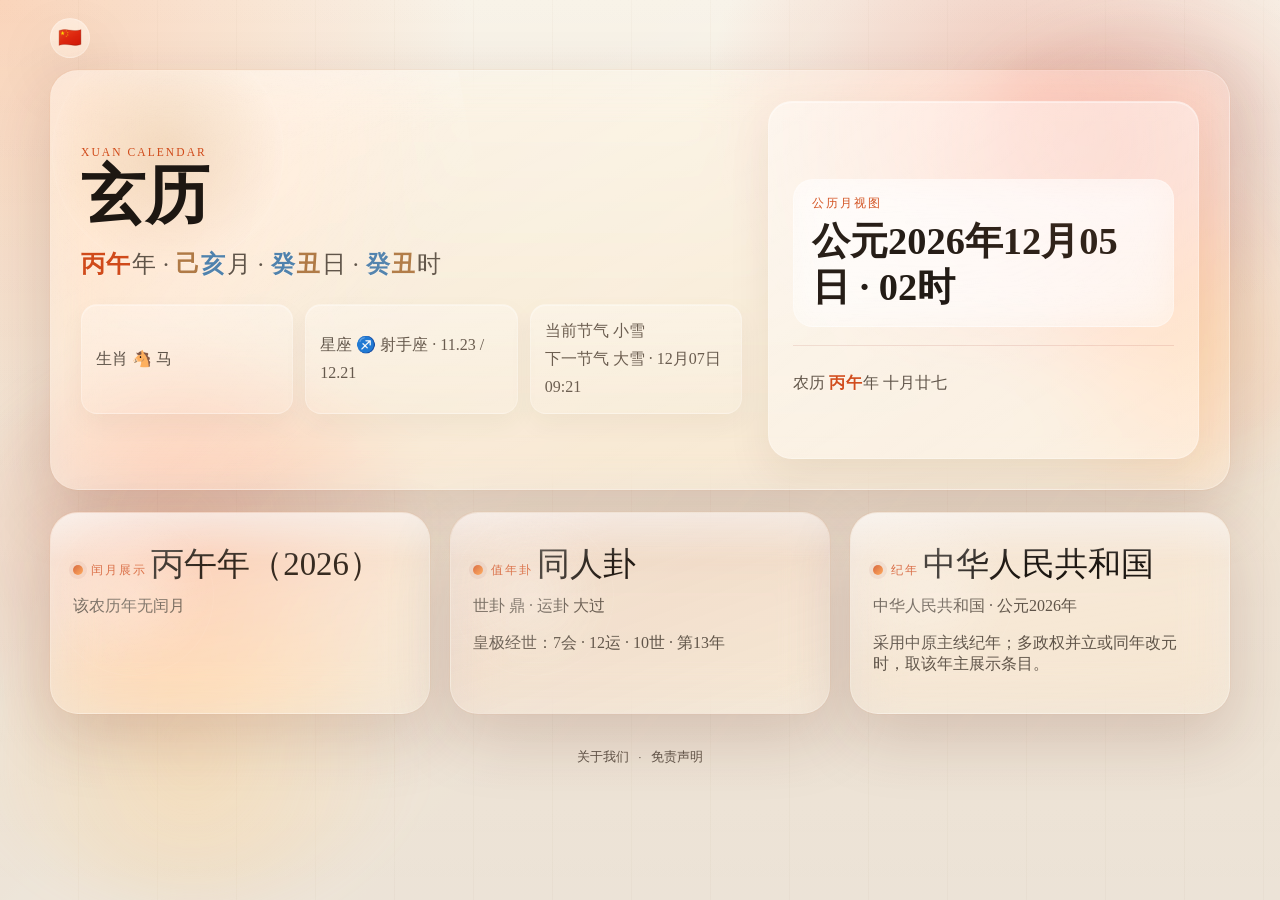
<file: index.html>
<!doctype html>
<html lang="zh-CN">
  <head>
    <meta charset="UTF-8" />
    <meta name="viewport" content="width=device-width, initial-scale=1.0" />
    <title>玄历 · 干支历法</title>
    <link rel="stylesheet" href="styles.css" />
  </head>
  <body>
    <div class="backdrop"></div>
    <main class="shell">
      <div class="locale-wrap">
        <button id="localeTrigger" class="locale-trigger" type="button">🇨🇳</button>
        <div id="localePanel" class="locale-panel hidden">
          <p class="locale-group-label">History</p>
          <div class="locale-options" id="countryOptions">
            <button class="locale-opt active" data-country="cn">🇨🇳 中国</button>
            <button class="locale-opt" data-country="us">🇺🇸 USA</button>
            <button class="locale-opt" data-country="uk">🇬🇧 UK</button>
            <button class="locale-opt" data-country="jp">🇯🇵 日本</button>
          </div>
          <p class="locale-group-label">Language</p>
          <div class="locale-options" id="langOptions">
            <button class="locale-opt active" data-lang="zh">中文</button>
            <button class="locale-opt" data-lang="en">EN</button>
            <button class="locale-opt" data-lang="ja">日本語</button>
          </div>
        </div>
      </div>
      <section class="hero panel">
        <div class="hero-copy">
          <p class="eyebrow" data-i18n="appSubtitle">Xuan Calendar</p>
          <h1 data-i18n="appName">玄历</h1>
          <div class="hero-mobile-card">
            <button id="calendarLauncherMobile" class="hero-date-trigger hero-date-trigger-mobile" type="button">
              <span class="mini-label" data-i18n="solarMonthView">公历月视图</span>
              <strong id="heroDateMobile">--</strong>
            </button>
            <p id="heroLunarMobile" class="muted hero-lunar-inline">--</p>
          </div>
          <p id="heroMysticLunar" class="hero-intro">--</p>
          <div class="hero-facts">
            <p id="heroZodiac" class="hero-subline muted">--</p>
            <p id="heroSign" class="hero-subline muted">--</p>
            <p id="heroTerm" class="hero-subline muted">--</p>
          </div>
        </div>
        <div class="hero-meta">
          <button id="calendarLauncher" class="hero-date-trigger" type="button">
            <span class="mini-label" data-i18n="solarMonthView">公历月视图</span>
            <strong id="heroDate">--</strong>
          </button>
          <p id="heroLunar" class="muted hero-lunar-desktop">--</p>
        </div>
      </section>

      <section class="cards-grid">
        <article class="panel stat-card">
          <p class="section-tag" data-i18n="leapMonthLabel">闰月展示</p>
          <button id="lunarMonthsLauncher" class="card-link" type="button">--</button>
          <p id="lunarLeapStatus" class="muted">--</p>
        </article>

        <article class="panel stat-card accent-card">
          <p class="section-tag" data-i18n="yearHexagram">值年卦</p>
          <button id="hexagramCard" class="card-link" type="button">--</button>
          <p id="hexagramMeta" class="muted">--</p>
          <p id="hexagramCycle" class="muted">--</p>
        </article>

        <article class="panel stat-card">
          <p class="section-tag" data-i18n="chronology">纪年</p>
          <button id="emperorCard" class="card-link" type="button">--</button>
          <p id="emperorEraCard" class="muted">--</p>
          <p id="emperorNoteCard" class="muted">--</p>
        </article>

      </section>

      <footer class="app-footer">
        <button id="aboutBtn" class="footer-link" type="button" data-i18n="aboutUs">关于我们</button>
        <span class="footer-dot">·</span>
        <button id="disclaimerBtn" class="footer-link" type="button" data-i18n="disclaimer">免责声明</button>
      </footer>
    </main>

    <div id="aboutModal" class="modal hidden" aria-hidden="true">
      <div class="modal-backdrop" data-close-about="true"></div>
      <section class="modal-panel" role="dialog" aria-modal="true">
        <button id="closeAboutModal" class="modal-close" type="button" aria-label="关闭" data-i18n="close">关闭</button>
        <p class="section-tag" data-i18n="aboutUs">关于我们</p>
        <h2>玄历 · Xuan Calendar</h2>
        <div class="about-body">
          <p class="muted" data-i18n="aboutDesc">玄历是一款开源的干支历法工具，融合中国传统历法、皇极经世卦象与多国历史纪年，帮助用户在日期与时间中发现更深层的文化脉络。</p>
          <div class="about-cards">
            <div class="text-card">
              <h3 data-i18n="donateTitle">支持开发</h3>
              <p class="muted" data-i18n="donateDesc">如果玄历对你有帮助，欢迎通过以下方式支持我们持续开发：</p>
              <p class="donate-addr"><span class="donate-label">USDT (TRC20):</span><code id="walletAddr">TAeABo9shh83RpYWw1PkrdZEFaSHDUYKLk</code><button class="copy-btn" id="copyWalletBtn" type="button" data-i18n="copy">复制</button></p>
            </div>
            <div class="text-card">
              <h3 data-i18n="openSource">开源</h3>
              <p class="muted">GitHub: <a href="https://github.com/zsyc2601-ship-it/xuanli-calendar" target="_blank" rel="noopener">xuanli-calendar</a></p>
            </div>
          </div>
        </div>
      </section>
    </div>

    <div id="disclaimerModal" class="modal hidden" aria-hidden="true">
      <div class="modal-backdrop" data-close-disclaimer="true"></div>
      <section class="modal-panel" role="dialog" aria-modal="true">
        <button id="closeDisclaimerModal" class="modal-close" type="button" aria-label="关闭" data-i18n="close">关闭</button>
        <p class="section-tag" data-i18n="disclaimer">免责声明</p>
        <h2 data-i18n="disclaimerTitle">免责声明</h2>
        <div class="about-body">
          <p class="muted" data-i18n="disclaimerText1">本应用提供的干支历法、农历、节气、卦象及历史纪年信息仅供文化学习与参考之用，不构成任何形式的决策建议。</p>
          <p class="muted" data-i18n="disclaimerText2">古代年份的农历与节气采用现代天文历法回推，与古代实历可能存在偏差。帝王纪年采用中原主线展示，不代表对历史的完整复原。</p>
          <p class="muted" data-i18n="disclaimerText3">卦象解读基于《周易》传统，仅为文化参考，不应作为医疗、投资、法律等专业领域的依据。</p>
          <p class="muted" data-i18n="disclaimerText4">外国历史数据尽力确保准确，但简化展示可能遗漏细节。如有错误欢迎在 GitHub 提交反馈。</p>
          <p class="muted" data-i18n="disclaimerText5">使用本应用即表示您理解并同意以上条款。开发者不对因使用本应用产生的任何后果承担责任。</p>
        </div>
      </section>
    </div>

    <div id="dateNavModal" class="modal hidden" aria-hidden="true">
      <div class="modal-backdrop" data-close-date-modal="true"></div>
      <section class="modal-panel date-modal-panel" role="dialog" aria-modal="true" aria-labelledby="monthTitle">
        <button id="closeDateNavModal" class="modal-close" type="button" aria-label="关闭" data-i18n="close">关闭</button>
        <div class="date-modal-head">
          <div>
            <p class="section-tag" data-i18n="solarMonthView">公历月视图</p>
            <h2 id="monthTitle">--</h2>
          </div>
          <div class="control-actions control-actions-inline">
            <button id="todayBtn" class="btn btn-primary" data-i18n="today">今天</button>
          </div>
        </div>
        <div class="controls-panel modal-controls-panel">
          <div class="controls-grid">
            <label>
              <span data-i18n="eraLabel">纪年</span>
              <select id="eraSelect">
                <option value="ce" data-i18n="eraCE">公元</option>
                <option value="bce" data-i18n="eraBCE">公元前</option>
              </select>
            </label>
            <label>
              <span data-i18n="yearLabel">年份</span>
              <input id="yearInput" type="number" min="1" step="1" />
            </label>
            <label>
              <span data-i18n="monthLabel">月份</span>
              <input id="monthInput" type="number" min="1" max="12" step="1" />
            </label>
            <label>
              <span data-i18n="dayLabel">日期</span>
              <input id="dayInput" type="number" min="1" max="31" step="1" />
            </label>
          </div>
        </div>
        <div class="section-head modal-section-head">
          <p class="muted" data-i18n="clickToSwitch">点日期可切换查看</p>
        </div>
        <div class="weekday-strip" id="weekdayStrip"></div>
        <div class="calendar-grid" id="monthGrid"></div>
      </section>
    </div>

    <div id="hexagramModal" class="modal hidden" aria-hidden="true">
      <div class="modal-backdrop" data-close-modal="true"></div>
      <section class="modal-panel" role="dialog" aria-modal="true" aria-labelledby="hexagramModalTitle">
        <button id="closeHexagramModal" class="modal-close" type="button" aria-label="关闭" data-i18n="close">关闭</button>
        <p class="section-tag" data-i18n="hexagramDetail">值年卦详情</p>
        <h2 id="hexagramModalTitle">--</h2>
        <div class="hexagram-modal-layout">
          <div class="hexagram-sidebar">
            <div class="hexagram-visual-wrap">
              <div id="hexagramSymbol" class="hexagram-symbol"></div>
              <div class="hexagram-meta text-card">
                <p id="hexagramTrigrams" class="muted">--</p>
                <p id="hexagramKeywords" class="muted">--</p>
              </div>
            </div>
            <div class="modal-copy hexagram-copy text-card">
              <p id="hexagramSummary">--</p>
              <p id="hexagramReading" class="muted">--</p>
            </div>
          </div>
          <div class="text-sections hexagram-text-sections">
            <article class="text-card">
              <h3 data-i18n="judgementLabel">卦辞</h3>
              <p id="hexagramJudgement" class="muted">--</p>
            </article>
            <article class="text-card">
              <h3 data-i18n="tuanLabel">彖辞</h3>
              <p id="hexagramTuan" class="muted">--</p>
            </article>
            <article class="text-card">
              <h3 data-i18n="xiangLabel">象辞</h3>
              <p id="hexagramXiang" class="muted">--</p>
            </article>
          </div>
        </div>
      </section>
    </div>

    <div id="emperorModal" class="modal hidden" aria-hidden="true">
      <div class="modal-backdrop" data-close-emperor-modal="true"></div>
      <section class="modal-panel" role="dialog" aria-modal="true" aria-labelledby="emperorModalTitle">
        <button id="closeEmperorModal" class="modal-close" type="button" aria-label="关闭" data-i18n="close">关闭</button>
        <p class="section-tag" data-i18n="leaderDetail">详情</p>
        <h2 id="emperorModalTitle">--</h2>
        <div class="emperor-meta-grid">
          <article id="emperorLifeCard" class="text-card">
            <h3 data-i18n="lifespanLabel">生卒</h3>
            <p id="emperorLife" class="muted">--</p>
          </article>
          <article id="emperorReignCard" class="text-card">
            <h3 data-i18n="reignLabel">在位</h3>
            <p id="emperorReign" class="muted">--</p>
          </article>
          <article class="text-card">
            <h3 data-i18n="eraNameLabel">年号</h3>
            <p id="emperorEra" class="muted">--</p>
          </article>
        </div>
        <div class="modal-copy">
          <p id="emperorSummary">--</p>
          <div class="text-sections emperor-sections">
            <article class="text-card">
              <h3 data-i18n="majorEvents">大事记</h3>
              <ul id="emperorEvents" class="detail-list"></ul>
            </article>
            <article class="text-card">
              <h3 data-i18n="warsAndPolitics">战争与政局</h3>
              <ul id="emperorWars" class="detail-list"></ul>
            </article>
            <article class="text-card">
              <h3 data-i18n="crisesAndPressure">灾异与治理压力</h3>
              <ul id="emperorCalamities" class="detail-list"></ul>
            </article>
          </div>
        </div>
      </section>
    </div>

    <div id="lunarMonthsModal" class="modal hidden" aria-hidden="true">
      <div class="modal-backdrop" data-close-lunar-modal="true"></div>
      <section class="modal-panel" role="dialog" aria-modal="true" aria-labelledby="lunarYearTitle">
        <button id="closeLunarMonthsModal" class="modal-close" type="button" aria-label="关闭" data-i18n="close">关闭</button>
        <p class="section-tag" data-i18n="lunarMonthStructure">农历月份结构</p>
        <h2 id="lunarYearTitle">--</h2>
        <p id="lunarLeapModalMeta" class="muted" data-i18n="leapMonthSingle">闰月会单独列出</p>
        <div id="lunarMonths" class="lunar-months"></div>
      </section>
    </div>

    <script src="hexagram-originals.js"></script>
    <script src="hexagram-i18n.js"></script>
    <script src="calendar-core.js"></script>
    <script src="i18n.js"></script>
    <script src="history-i18n.js"></script>
    <script src="history-us.js"></script>
    <script src="history-uk.js"></script>
    <script src="history-jp.js"></script>
    <script src="app.js"></script>
  </body>
</html>
</file>
<file: styles.css>
:root {
  --bg: #f4ecde;
  --panel: rgba(255, 255, 255, 0.2);
  --panel-strong: rgba(255, 255, 255, 0.28);
  --ink: #1d1712;
  --ink-soft: #5f5449;
  --line: rgba(255, 255, 255, 0.24);
  --accent: #982d22;
  --accent-soft: #bc8140;
  --accent-deep: #6d1f17;
  --shadow: 0 24px 64px rgba(36, 26, 20, 0.12);
  --bg-top: #f8f2e7;
  --bg-mid: #f0e3d2;
  --bg-bottom: #ece3d7;
  --orb-a: rgba(188, 129, 64, 0.22);
  --orb-b: rgba(152, 45, 34, 0.18);
  --motion-a: rgba(86, 135, 183, 0.14);
  --motion-b: rgba(217, 87, 41, 0.12);
  --panel-glow: rgba(255, 255, 255, 0.5);
  --glass-highlight: rgba(255, 255, 255, 0.48);
  --glass-shadow: rgba(84, 62, 34, 0.08);
  --glass-fill: linear-gradient(180deg, rgba(255, 255, 255, 0.32), rgba(255, 255, 255, 0.16));
}

* {
  box-sizing: border-box;
}

html,
body {
  margin: 0;
  min-height: 100%;
}

body {
  position: relative;
  color: var(--ink);
  font-family: "Iowan Old Style", "Palatino Linotype", "STKaiti", "KaiTi", "Songti SC", serif;
  background:
    radial-gradient(circle at top left, var(--orb-a), transparent 30%),
    radial-gradient(circle at 80% 10%, var(--orb-b), transparent 24%),
    linear-gradient(180deg, var(--bg-top) 0%, var(--bg-mid) 56%, var(--bg-bottom) 100%);
  -webkit-tap-highlight-color: transparent;
  transition: background 360ms ease, color 240ms ease;
}

body::before,
body::after {
  content: "";
  position: fixed;
  inset: 0;
  pointer-events: none;
  z-index: 4;
  opacity: 0.72;
}

body::before {
  background:
    radial-gradient(circle at 18% 22%, rgba(255, 255, 255, 0.22), transparent 16%),
    radial-gradient(circle at 74% 18%, rgba(255, 255, 255, 0.16), transparent 14%),
    linear-gradient(120deg, transparent 22%, rgba(255, 255, 255, 0.12) 36%, transparent 54%);
  mix-blend-mode: screen;
  animation: overlaySweep 14s ease-in-out infinite;
}

body::after {
  background:
    repeating-linear-gradient(
      115deg,
      transparent 0 24px,
      rgba(255, 255, 255, 0.035) 24px 32px,
      transparent 32px 68px
    );
  mix-blend-mode: soft-light;
  animation: overlayDrift 18s linear infinite;
}

.backdrop {
  position: fixed;
  inset: 0;
  pointer-events: none;
  background:
    linear-gradient(rgba(255, 255, 255, 0.08), transparent),
    repeating-linear-gradient(
      90deg,
      transparent 0,
      transparent 78px,
      rgba(126, 90, 44, 0.03) 78px,
      rgba(126, 90, 44, 0.03) 79px
    );
  overflow: hidden;
}

.backdrop::before,
.backdrop::after {
  content: "";
  position: absolute;
  inset: auto;
  border-radius: 999px;
  filter: blur(16px);
  opacity: 1;
  mix-blend-mode: screen;
  animation: drift 18s ease-in-out infinite;
}

.backdrop::before {
  left: -10vw;
  bottom: 8vh;
  width: 46vw;
  height: 46vw;
  background:
    radial-gradient(circle at 28% 34%, rgba(255, 255, 255, 0.34), transparent 20%),
    radial-gradient(circle at 35% 35%, var(--motion-a), transparent 55%),
    radial-gradient(circle at 65% 65%, var(--motion-b), transparent 60%);
}

.backdrop::after {
  right: -12vw;
  top: 4vh;
  width: 40vw;
  height: 40vw;
  background:
    radial-gradient(circle at 32% 28%, rgba(255, 255, 255, 0.26), transparent 18%),
    radial-gradient(circle at 30% 30%, var(--motion-b), transparent 48%),
    radial-gradient(circle at 70% 68%, var(--motion-a), transparent 58%);
  animation-direction: reverse;
  animation-duration: 22s;
}

.shell {
  width: min(1180px, calc(100vw - 32px));
  margin: 0 auto;
  padding: max(18px, env(safe-area-inset-top)) 0 max(40px, env(safe-area-inset-bottom));
  position: relative;
  z-index: 1;
}

.panel {
  position: relative;
  overflow: hidden;
  border-radius: 28px;
  border: 1px solid var(--line);
  background: var(--glass-fill), var(--panel);
  -webkit-backdrop-filter: blur(22px) saturate(160%);
  backdrop-filter: blur(22px) saturate(160%);
  box-shadow:
    var(--shadow),
    inset 0 1px 0 rgba(255, 255, 255, 0.46),
    inset 0 -1px 0 rgba(255, 255, 255, 0.08);
}

.panel::before {
  content: "";
  position: absolute;
  inset: 0;
  background:
    linear-gradient(180deg, var(--panel-glow), transparent 24%),
    radial-gradient(circle at top left, rgba(255, 255, 255, 0.22), transparent 38%);
  pointer-events: none;
}

.panel::after {
  content: "";
  position: absolute;
  inset: 1px;
  border-radius: inherit;
  border: 1px solid rgba(255, 255, 255, 0.08);
  pointer-events: none;
}

.stat-card::after {
  content: "";
  position: absolute;
  right: -18px;
  bottom: -42px;
  width: 160px;
  height: 160px;
  border-radius: 50%;
  background: radial-gradient(circle, rgba(255, 255, 255, 0.24), transparent 68%);
  opacity: 0.75;
  pointer-events: none;
  animation: cardPulse 8s ease-in-out infinite;
}

.stat-card:hover {
  transform: translateY(-6px);
  box-shadow: 0 28px 60px rgba(55, 36, 14, 0.18);
}

.hero,
.stat-card,
.theme-panel,
.modal-panel {
  transition: transform 220ms ease, box-shadow 220ms ease, border-color 220ms ease, background 260ms ease;
}

.hero {
  display: grid;
  grid-template-columns: minmax(0, 1.35fr) minmax(320px, 0.88fr);
  gap: 26px;
  padding: 30px;
  margin-bottom: 22px;
  background:
    radial-gradient(circle at 12% 12%, rgba(255, 255, 255, 0.24), transparent 22%),
    radial-gradient(circle at 78% 12%, rgba(255, 255, 255, 0.18), transparent 26%),
    linear-gradient(155deg, rgba(255, 255, 255, 0.26), rgba(255, 255, 255, 0.12));
}

.hero::after {
  content: "";
  position: absolute;
  right: -48px;
  top: -34px;
  width: 230px;
  height: 230px;
  border-radius: 50%;
  background: radial-gradient(circle, rgba(188, 129, 64, 0.18), transparent 70%);
}

.hero::before {
  content: "";
  position: absolute;
  inset: -20% auto auto -10%;
  width: 48%;
  height: 160%;
  background:
    linear-gradient(180deg, rgba(255, 255, 255, 0.38), transparent 28%),
    linear-gradient(135deg, transparent 22%, rgba(255, 255, 255, 0.18) 45%, transparent 68%);
  transform: rotate(-10deg);
  opacity: 0.7;
  pointer-events: none;
  animation: sheenSweep 9s ease-in-out infinite;
}

.eyebrow,
.section-tag,
.mini-label {
  margin: 0;
  text-transform: uppercase;
  letter-spacing: 0.18em;
  font-size: 0.72rem;
  color: var(--accent);
}

.hero h1,
.hero h2,
.stat-card h3,
.section-head h2 {
  margin: 0;
  font-weight: 600;
}

.hero h1 {
  margin-top: 8px;
  font-size: clamp(2.8rem, 5vw, 4.8rem);
  line-height: 0.94;
}

.hero-copy {
  position: relative;
  z-index: 1;
}

.hero-intro {
  max-width: 42rem;
  margin: 18px 0 0;
  font-size: clamp(1.15rem, 2vw, 1.5rem);
  line-height: 1.7;
  letter-spacing: 0.02em;
}

.hero-mobile-card {
  display: none;
}

.ganzhi-token {
  display: inline-flex;
  align-items: baseline;
  gap: 1px;
}

.ganzhi-char {
  font-weight: 700;
  text-shadow: 0 1px 0 rgba(255, 255, 255, 0.28);
}

.ganzhi-suffix,
.ganzhi-sep {
  color: var(--ink-soft);
}

.tone-wood-yang {
  color: #1f6a3e;
}

.tone-wood-yin {
  color: #4b8f56;
}

.tone-fire-yang {
  color: #d04a1a;
}

.tone-fire-yin {
  color: #b65a36;
}

.tone-earth-yang {
  color: #9b5b18;
}

.tone-earth-yin {
  color: #b07a46;
}

.tone-metal-yang {
  color: #8e6d18;
}

.tone-metal-yin {
  color: #b49343;
}

.tone-water-yang {
  color: #1f5d8f;
}

.tone-water-yin {
  color: #4f82ad;
}

.hero-facts {
  display: grid;
  gap: 10px;
  margin-top: 20px;
}

.hero-subline {
  margin: 0;
  padding: 12px 14px;
  border: 1px solid rgba(255, 255, 255, 0.22);
  border-radius: 16px;
  background: linear-gradient(180deg, rgba(255, 255, 255, 0.28), rgba(255, 255, 255, 0.12));
  line-height: 1.75;
  white-space: pre-line;
  box-shadow:
    inset 0 1px 0 rgba(255, 255, 255, 0.34),
    0 10px 24px rgba(62, 44, 28, 0.05);
}

.hero-lunar-inline {
  margin: 0;
  padding-top: 16px;
  font-size: 1.02rem;
  line-height: 1.9;
}

.hero-lunar-desktop {
  margin: 0;
  padding-top: 22px;
  border-top: 1px solid rgba(152, 45, 34, 0.12);
  font-size: 1.02rem;
  line-height: 1.9;
}

.hero-meta {
  display: flex;
  flex-direction: column;
  justify-content: center;
  gap: 18px;
  align-self: stretch;
  padding: 24px;
  border-radius: 24px;
  background:
    linear-gradient(145deg, rgba(255, 255, 255, 0.22), rgba(255, 255, 255, 0.12)),
    var(--panel-strong);
  border: 1px solid rgba(255, 255, 255, 0.24);
  box-shadow:
    inset 0 1px 0 rgba(255, 255, 255, 0.44),
    0 18px 44px rgba(61, 42, 26, 0.08);
}

.hero-date-trigger {
  display: grid;
  gap: 8px;
  width: 100%;
  margin: 18px 0 0;
  padding: 16px 18px;
  border: 1px solid rgba(255, 255, 255, 0.28);
  border-radius: 20px;
  background:
    linear-gradient(180deg, rgba(255, 255, 255, 0.34), rgba(255, 255, 255, 0.14)),
    rgba(255, 255, 255, 0.18);
  color: var(--ink);
  text-align: left;
  font: inherit;
  cursor: pointer;
  transition: transform 160ms ease, border-color 160ms ease, box-shadow 160ms ease;
  -webkit-backdrop-filter: blur(18px) saturate(150%);
  backdrop-filter: blur(18px) saturate(150%);
}

.hero-date-trigger strong {
  font-size: clamp(1.8rem, 3vw, 2.9rem);
  line-height: 1.18;
  font-weight: 600;
}

.hero-date-trigger .mini-label {
  color: var(--accent);
}

.hero-date-trigger:hover {
  transform: translateY(-1px);
  border-color: rgba(255, 255, 255, 0.42);
  box-shadow:
    0 18px 32px rgba(61, 42, 26, 0.08),
    inset 0 1px 0 rgba(255, 255, 255, 0.42);
}

.card-link {
  transition: color 180ms ease, transform 180ms ease;
}

.card-link:hover {
  transform: translateX(4px);
}

.hero-date-trigger-mobile,
#heroLunarMobile {
  display: none;
}

.hero-date-trigger:active,
.card-link:active,
.btn:active {
  transform: translateY(0);
  filter: brightness(0.98);
}

.controls-panel {
  padding: 18px;
  margin-bottom: 22px;
}

.date-modal-head {
  display: flex;
  align-items: flex-end;
  justify-content: space-between;
  flex-wrap: wrap;
  gap: 16px;
}

.date-modal-head h2 {
  margin-top: 8px;
}

.date-modal-head > :first-child {
  flex: 1 1 220px;
}

.controls-grid {
  display: grid;
  grid-template-columns: repeat(4, minmax(0, 1fr));
  gap: 14px;
}

.controls-grid label {
  display: flex;
  flex-direction: column;
  gap: 8px;
}

.controls-grid span {
  font-size: 0.85rem;
  color: var(--ink-soft);
}

.controls-grid input,
.controls-grid select,
.btn {
  border: 1px solid rgba(255, 255, 255, 0.24);
  border-radius: 16px;
  background: rgba(255, 255, 255, 0.24);
  color: var(--ink);
  font: inherit;
  -webkit-backdrop-filter: blur(16px) saturate(150%);
  backdrop-filter: blur(16px) saturate(150%);
}

.controls-grid input,
.controls-grid select {
  height: 46px;
  padding: 0 14px;
}

.control-actions {
  display: flex;
  align-items: end;
  gap: 10px;
}

.control-actions-inline {
  flex-shrink: 0;
}

.btn {
  height: 46px;
  padding: 0 16px;
  cursor: pointer;
  transition: transform 160ms ease, border-color 160ms ease, background 160ms ease;
}

.btn:hover {
  transform: translateY(-1px);
  border-color: rgba(152, 45, 34, 0.28);
}

.btn-primary {
  background: linear-gradient(135deg, rgba(152, 45, 34, 0.82), rgba(188, 129, 64, 0.8));
  color: #fff8f1;
  border-color: transparent;
}

.stepper-row {
  display: grid;
  grid-template-columns: repeat(6, minmax(0, 1fr));
  gap: 10px;
  margin-top: 14px;
}

.cards-grid {
  display: grid;
  grid-template-columns: repeat(3, minmax(0, 1fr));
  gap: 20px;
  margin-bottom: 22px;
}

.stat-card {
  min-height: 202px;
  padding: 22px;
  background:
    linear-gradient(170deg, rgba(255, 255, 255, 0.3), rgba(255, 255, 255, 0.14));
}

.cards-grid .stat-card:nth-child(1) {
  animation: riseIn 700ms ease both;
}

.cards-grid .stat-card:nth-child(2) {
  animation: riseIn 700ms ease 90ms both;
}

.cards-grid .stat-card:nth-child(3) {
  animation: riseIn 700ms ease 180ms both;
}

.stat-card h3 {
  margin-top: 10px;
  font-size: clamp(1.45rem, 2.6vw, 2.05rem);
  line-height: 1.2;
}

.card-link {
  margin-top: 10px;
  padding: 0;
  border: 0;
  background: transparent;
  color: inherit;
  font: inherit;
  font-size: clamp(1.45rem, 2.6vw, 2.05rem);
  line-height: 1.2;
  text-align: left;
  cursor: pointer;
}

.card-link + .muted {
  margin-top: 12px;
}

.stat-card .section-tag {
  display: inline-flex;
  align-items: center;
  gap: 8px;
}

.stat-card .section-tag::before {
  content: "";
  width: 10px;
  height: 10px;
  border-radius: 50%;
  background: linear-gradient(135deg, var(--accent), var(--accent-soft));
  box-shadow: 0 0 0 4px rgba(152, 45, 34, 0.08);
}

.card-link:hover {
  color: var(--accent);
}

.accent-card {
  background:
    linear-gradient(160deg, rgba(152, 45, 34, 0.08), rgba(255, 255, 255, 0)),
    var(--panel);
}

.muted {
  color: var(--ink-soft);
}

.section-head {
  display: flex;
  justify-content: space-between;
  align-items: end;
  gap: 16px;
  padding: 22px 22px 10px;
}

.pillars {
  display: grid;
  grid-template-columns: repeat(4, minmax(0, 1fr));
  gap: 14px;
  padding: 8px 22px 22px;
}

.pillar-card,
.calendar-cell,
.month-chip {
  border: 1px solid var(--line);
  border-radius: 22px;
  background: rgba(255, 252, 247, 0.86);
}

.pillar-card {
  padding: 18px;
}

.pillar-label {
  font-size: 0.9rem;
  color: var(--ink-soft);
}

.pillar-value {
  display: block;
  margin-top: 8px;
  font-size: clamp(1.55rem, 2.5vw, 2.15rem);
}

.pillar-hint {
  display: block;
  margin-top: 10px;
  color: var(--ink-soft);
  font-size: 0.92rem;
}

.layout-split {
  display: grid;
  grid-template-columns: minmax(0, 1.2fr) minmax(320px, 0.8fr);
  gap: 22px;
}

.weekday-strip {
  display: grid;
  grid-template-columns: repeat(7, minmax(0, 1fr));
  gap: 8px;
  padding: 0 22px 10px;
}

.weekday-strip span {
  text-align: center;
  color: var(--ink-soft);
  font-size: 0.92rem;
}

.calendar-grid {
  display: grid;
  grid-template-columns: repeat(7, minmax(0, 1fr));
  gap: 8px;
  padding: 0 22px 22px;
}

.calendar-cell {
  min-height: 96px;
  padding: 12px;
  cursor: pointer;
  transition: transform 160ms ease, border-color 160ms ease, box-shadow 160ms ease;
}

.calendar-cell:hover {
  transform: translateY(-2px);
  border-color: rgba(152, 45, 34, 0.28);
}

.calendar-cell.dim {
  opacity: 0.52;
}

.calendar-cell.selected {
  background:
    linear-gradient(150deg, rgba(255, 255, 255, 0.34), rgba(255, 255, 255, 0.08)),
    rgba(255, 255, 255, 0.18);
  border-color: rgba(255, 255, 255, 0.38);
  box-shadow:
    0 14px 28px rgba(61, 42, 26, 0.08),
    inset 0 1px 0 rgba(255, 255, 255, 0.38);
}

.calendar-cell.today {
  outline: 1px dashed rgba(188, 129, 64, 0.7);
  outline-offset: -6px;
}

.solar-day {
  font-size: 1.2rem;
}

.lunar-day {
  margin-top: 10px;
  color: var(--ink-soft);
  font-size: 0.88rem;
  line-height: 1.45;
}

.lunar-months {
  display: grid;
  grid-template-columns: repeat(2, minmax(0, 1fr));
  gap: 10px;
  padding: 8px 0 0;
}

.month-chip {
  padding: 14px 16px;
  -webkit-backdrop-filter: blur(14px) saturate(150%);
  backdrop-filter: blur(14px) saturate(150%);
}

.month-chip.leap-highlight {
  border-color: var(--accent);
  background: linear-gradient(145deg, rgba(152, 45, 34, 0.08), rgba(255, 255, 255, 0.12)), rgba(255, 252, 247, 0.86);
  box-shadow: 0 0 0 2px rgba(152, 45, 34, 0.12);
}

.month-chip strong {
  display: block;
  font-size: 1.06rem;
}

.month-chip span {
  display: block;
  margin-top: 6px;
  color: var(--ink-soft);
  font-size: 0.92rem;
}

code {
  font-family: "SFMono-Regular", Consolas, monospace;
}

@media (max-width: 1080px) {
  .controls-grid,
  .cards-grid,
  .pillars,
  .layout-split,
  .stepper-row {
    grid-template-columns: 1fr 1fr;
  }

  .controls-grid label:first-child,
  .controls-grid label:nth-child(2),
  .controls-grid label:nth-child(3),
  .controls-grid label:nth-child(4) {
    min-width: 0;
  }
}

@media (max-width: 860px) {
  .hero,
  .cards-grid,
  .layout-split,
  .pillars,
  .controls-grid {
    grid-template-columns: 1fr;
  }

  .hero {
    padding: 22px;
    gap: 18px;
    grid-template-columns: 1fr;
  }

  .cards-grid {
    gap: 14px;
  }

  .hero-facts {
    gap: 8px;
  }

  .lunar-months {
    grid-template-columns: 1fr;
  }

  .section-head {
    flex-direction: column;
    align-items: flex-start;
  }
}

@media (max-width: 560px) {
  .shell {
    width: min(100vw - 20px, 1180px);
    padding-bottom: calc(102px + env(safe-area-inset-bottom));
  }

  .hero,
  .controls-panel,
  .section-head,
  .weekday-strip,
  .calendar-grid,
  .lunar-months,
  .pillars,
  .stat-card {
    padding-left: 16px;
    padding-right: 16px;
  }

  .calendar-grid,
  .weekday-strip {
    gap: 6px;
  }

  .hero {
    padding-top: 20px;
    padding-bottom: 20px;
    border-radius: 26px;
  }

  .hero h1 {
    display: none;
  }

  .hero-date-trigger-mobile,
  #heroLunarMobile {
    display: grid;
  }

  .hero-mobile-card {
    display: block;
    margin-top: 14px;
    padding: 14px;
    border: 1px solid rgba(152, 45, 34, 0.14);
    border-radius: 20px;
    background: rgba(255, 252, 247, 0.88);
    box-shadow: 0 12px 24px rgba(152, 45, 34, 0.06);
  }

  .hero-date-trigger-mobile {
    margin-top: 0;
    padding: 0;
    border: 0;
    border-radius: 0;
    background: transparent;
    box-shadow: none;
  }

  #heroLunarMobile {
    display: block;
    margin-top: 14px;
    padding-top: 14px;
    border-top: 1px solid rgba(152, 45, 34, 0.12);
  }

  .hero-meta {
    display: none;
  }

  .hero h1 {
    font-size: clamp(2.4rem, 12vw, 3.5rem);
  }

  .hero-intro {
    font-size: 1.08rem;
  }

  .hero-subline {
    padding: 10px 12px;
    font-size: 0.95rem;
  }

  .hero-date-trigger {
    margin-top: 14px;
    padding: 14px;
  }

  .hero-date-trigger strong {
    font-size: clamp(1.55rem, 7vw, 2rem);
  }

  .hero-lunar-inline {
    padding-top: 18px;
    font-size: 0.96rem;
  }

  .stepper-row {
    grid-template-columns: 1fr 1fr;
  }

  .cards-grid {
    grid-template-columns: 1fr 1fr;
  }

  .cards-grid .stat-card:last-child {
    grid-column: 1 / -1;
  }

  .stat-card {
    min-height: auto;
    padding-top: 18px;
    padding-bottom: 18px;
  }

  .calendar-cell {
    min-height: 76px;
    padding: 8px;
  }

  .solar-day {
    font-size: 1.05rem;
  }

  .lunar-day {
    margin-top: 6px;
    font-size: 0.78rem;
    line-height: 1.35;
  }

}


.modal.hidden {
  display: none;
}

.modal {
  position: fixed;
  inset: 0;
  z-index: 20;
}

.modal-backdrop {
  position: absolute;
  inset: 0;
  background: rgba(32, 20, 10, 0.4);
  backdrop-filter: blur(10px);
}

.modal-panel {
  position: relative;
  width: min(760px, calc(100vw - 28px));
  margin: min(7vh, 48px) auto;
  max-height: min(88vh, 980px);
  overflow: auto;
  padding: 24px;
  border-radius: 28px;
  border: 1px solid rgba(255, 255, 255, 0.26);
  background:
    linear-gradient(180deg, rgba(255, 255, 255, 0.34), rgba(255, 255, 255, 0.16)),
    rgba(255, 255, 255, 0.14);
  -webkit-backdrop-filter: blur(26px) saturate(180%);
  backdrop-filter: blur(26px) saturate(180%);
  box-shadow:
    0 28px 64px rgba(45, 28, 12, 0.18),
    inset 0 1px 0 rgba(255, 255, 255, 0.4);
}

.date-modal-panel {
  width: min(1080px, calc(100vw - 28px));
}

.modal-controls-panel {
  padding: 0;
  margin: 20px 0 12px;
}

.modal-section-head {
  padding: 0 0 10px;
}

.modal-close {
  position: sticky;
  top: 0;
  z-index: 2;
  margin-left: auto;
  display: block;
  height: 38px;
  padding: 0 14px;
  border-radius: 14px;
  border: 1px solid rgba(255, 255, 255, 0.24);
  background: rgba(255, 255, 255, 0.18);
  -webkit-backdrop-filter: blur(18px) saturate(160%);
  backdrop-filter: blur(18px) saturate(160%);
  font: inherit;
  cursor: pointer;
}

.hexagram-modal-layout {
  display: grid;
  grid-template-columns: minmax(260px, 0.9fr) minmax(0, 1.4fr);
  gap: 18px;
  align-items: start;
  margin-top: 20px;
}

.hexagram-sidebar {
  display: grid;
  gap: 14px;
}

.hexagram-visual-wrap {
  display: grid;
  gap: 14px;
  align-items: start;
}

.hexagram-symbol {
  padding: 18px;
  border-radius: 22px;
  border: 1px solid rgba(255, 255, 255, 0.24);
  background: rgba(255, 255, 255, 0.16);
  -webkit-backdrop-filter: blur(18px) saturate(150%);
  backdrop-filter: blur(18px) saturate(150%);
}

.hex-line {
  position: relative;
  height: 18px;
  margin: 10px 0;
}

.hex-line.yang::before,
.hex-line.yin::before,
.hex-line.yin::after {
  content: "";
  position: absolute;
  top: 6px;
  height: 6px;
  border-radius: 999px;
}

.hex-line.yang::before {
  left: 0;
  right: 0;
  background: linear-gradient(90deg, #7d2217, #c48a47);
}

.hex-line.yin::before {
  left: 0;
  width: calc(50% - 10px);
  background: linear-gradient(90deg, #294e68, #6b8fa0);
}

.hex-line.yin::after {
  right: 0;
  width: calc(50% - 10px);
  background: linear-gradient(90deg, #294e68, #6b8fa0);
}

.hexagram-meta p {
  margin: 0 0 10px;
}

.hexagram-meta p:last-child,
.hexagram-copy p:last-child {
  margin-bottom: 0;
}

.hexagram-copy {
  min-height: 100%;
}

.modal-copy p {
  line-height: 1.8;
}

.text-sections {
  display: grid;
  grid-template-columns: repeat(3, minmax(0, 1fr));
  gap: 14px;
  margin-top: 18px;
}

.hexagram-text-sections {
  grid-template-columns: 1fr;
  margin-top: 0;
}

.text-card {
  padding: 16px;
  border-radius: 20px;
  border: 1px solid rgba(255, 255, 255, 0.24);
  background:
    linear-gradient(180deg, rgba(255, 255, 255, 0.24), rgba(255, 255, 255, 0.12)),
    rgba(255, 255, 255, 0.14);
  -webkit-backdrop-filter: blur(16px) saturate(150%);
  backdrop-filter: blur(16px) saturate(150%);
}

.hidden-card {
  display: none;
}

.text-card h3 {
  margin: 0 0 10px;
  font-size: 1rem;
}

.text-card p {
  margin: 0;
  line-height: 1.8;
  white-space: pre-line;
}

.emperor-meta-grid {
  display: grid;
  grid-template-columns: repeat(3, minmax(0, 1fr));
  gap: 14px;
  margin-top: 16px;
}

.detail-list {
  margin: 0;
  padding-left: 18px;
  color: var(--ink-soft);
  line-height: 1.75;
}

.detail-item {
  display: grid;
  grid-template-columns: minmax(82px, 112px) minmax(0, 1fr);
  gap: 10px;
  align-items: start;
}

.detail-period {
  display: inline-flex;
  align-items: center;
  justify-content: center;
  min-height: 28px;
  padding: 2px 10px;
  border-radius: 999px;
  border: 1px solid rgba(255, 255, 255, 0.24);
  background: rgba(255, 255, 255, 0.16);
  color: var(--accent);
  font-size: 0.8rem;
  line-height: 1.2;
  white-space: nowrap;
}

.detail-content {
  color: var(--ink-soft);
}

.detail-list li + li {
  margin-top: 8px;
}

@media (max-width: 860px) {
  .hexagram-modal-layout,
  .text-sections,
  .emperor-meta-grid {
    grid-template-columns: 1fr;
  }
}

@media (max-width: 640px) {
  .modal {
    padding: 0;
  }

  .modal-panel,
  .date-modal-panel {
    width: 100vw;
    max-height: 100vh;
    min-height: 100vh;
    margin: 0;
    padding: 18px 16px calc(72px + env(safe-area-inset-bottom));
    border-radius: 0;
  }

  .modal-close {
    top: 0;
    margin-bottom: 10px;
  }

  .controls-grid {
    grid-template-columns: 1fr 1fr;
  }

  .controls-grid .control-actions {
    grid-column: 1 / -1;
  }

  .control-actions {
    align-items: stretch;
  }

  .control-actions .btn {
    flex: 1;
  }

  .control-actions-inline {
    margin-left: auto;
  }

  .text-card,
  .hexagram-symbol {
    border-radius: 18px;
  }

  .detail-item {
    grid-template-columns: 1fr;
    gap: 6px;
  }

  .detail-period {
    justify-self: start;
  }
}

body[data-element-theme="fire"] {
  --accent: #d04a1a;
  --accent-soft: #ff9a3d;
  --accent-deep: #83261c;
  --orb-a: rgba(255, 125, 54, 0.28);
  --orb-b: rgba(206, 53, 31, 0.24);
  --motion-a: rgba(255, 156, 72, 0.22);
  --motion-b: rgba(201, 57, 35, 0.18);
}

body[data-element-theme="water"] {
  --bg-top: #e6eef6;
  --bg-mid: #cfdceb;
  --bg-bottom: #bfcddd;
  --panel: rgba(241, 247, 253, 0.78);
  --panel-strong: rgba(240, 246, 252, 0.92);
  --accent: #2d6794;
  --accent-soft: #69a6d1;
  --accent-deep: #184561;
  --orb-a: rgba(88, 140, 182, 0.24);
  --orb-b: rgba(36, 82, 126, 0.18);
  --motion-a: rgba(102, 166, 214, 0.24);
  --motion-b: rgba(34, 83, 126, 0.18);
}

body[data-element-theme="water"] .backdrop {
  background:
    linear-gradient(rgba(255, 255, 255, 0.06), transparent),
    repeating-linear-gradient(
      90deg,
      transparent 0,
      transparent 72px,
      rgba(63, 120, 170, 0.06) 72px,
      rgba(63, 120, 170, 0.06) 73px
    );
}

body[data-element-theme="water"]::before {
  background:
    radial-gradient(circle at 16% 28%, rgba(202, 236, 255, 0.26), transparent 18%),
    radial-gradient(circle at 76% 24%, rgba(168, 215, 249, 0.2), transparent 16%),
    linear-gradient(115deg, transparent 18%, rgba(183, 226, 255, 0.12) 34%, transparent 58%);
  animation-name: waterOverlay;
}

body[data-element-theme="water"]::after {
  background:
    repeating-linear-gradient(
      105deg,
      transparent 0 18px,
      rgba(164, 214, 246, 0.06) 18px 26px,
      transparent 26px 52px
    );
}

body[data-element-theme="wood"] {
  --accent: #2d7d4b;
  --accent-soft: #74b780;
  --accent-deep: #1b5432;
  --orb-a: rgba(92, 158, 103, 0.24);
  --orb-b: rgba(39, 98, 62, 0.16);
  --motion-a: rgba(135, 194, 117, 0.18);
  --motion-b: rgba(42, 107, 66, 0.14);
}

body[data-element-theme="metal"] {
  --bg-top: #f4f1e7;
  --bg-mid: #e4dece;
  --bg-bottom: #d8d0c0;
  --accent: #98732b;
  --accent-soft: #d0b16a;
  --accent-deep: #65501e;
  --orb-a: rgba(177, 150, 84, 0.18);
  --orb-b: rgba(99, 80, 30, 0.12);
  --motion-a: rgba(214, 191, 135, 0.16);
  --motion-b: rgba(129, 110, 58, 0.12);
}

body[data-element-theme="earth"] {
  --bg-top: #f5ede4;
  --bg-mid: #ead9c8;
  --bg-bottom: #dfc6b2;
  --accent: #a05f24;
  --accent-soft: #cd9762;
  --accent-deep: #704219;
  --orb-a: rgba(196, 136, 75, 0.22);
  --orb-b: rgba(124, 82, 31, 0.16);
  --motion-a: rgba(221, 173, 118, 0.16);
  --motion-b: rgba(120, 81, 40, 0.14);
}

body[data-element-theme="water"] .backdrop::before,
body[data-element-theme="water"] .backdrop::after {
  filter: blur(12px);
  animation-duration: 14s;
}

body[data-element-theme="water"] .backdrop::before {
  border-radius: 44% 56% 61% 39% / 57% 47% 53% 43%;
  animation-name: waterDrift;
}

body[data-element-theme="water"] .backdrop::after {
  border-radius: 59% 41% 48% 52% / 44% 60% 40% 56%;
  animation-name: waterDrift;
}

body[data-element-theme="fire"] .backdrop::before,
body[data-element-theme="fire"] .backdrop::after {
  filter: blur(22px);
  animation-duration: 10s;
}

body[data-element-theme="fire"]::before {
  background:
    radial-gradient(circle at 20% 78%, rgba(255, 196, 134, 0.2), transparent 16%),
    radial-gradient(circle at 84% 18%, rgba(255, 149, 102, 0.22), transparent 14%),
    linear-gradient(132deg, transparent 26%, rgba(255, 188, 126, 0.12) 42%, transparent 60%);
  animation-name: emberOverlay;
}

body[data-element-theme="fire"]::after {
  background:
    repeating-linear-gradient(
      128deg,
      transparent 0 22px,
      rgba(255, 193, 130, 0.05) 22px 30px,
      transparent 30px 62px
    );
}

body[data-element-theme="fire"] .hero,
body[data-element-theme="fire"] .stat-card {
  box-shadow:
    0 24px 64px rgba(97, 36, 15, 0.18),
    0 0 0 1px rgba(255, 145, 94, 0.06);
}

body[data-element-theme="fire"] .backdrop::before {
  background:
    radial-gradient(circle at 50% 75%, rgba(255, 192, 102, 0.28), transparent 45%),
    radial-gradient(circle at 48% 30%, rgba(214, 68, 40, 0.22), transparent 55%);
  animation-name: emberFloat;
}

body[data-element-theme="fire"] .backdrop::after {
  background:
    radial-gradient(circle at 60% 70%, rgba(255, 142, 67, 0.24), transparent 42%),
    radial-gradient(circle at 42% 28%, rgba(166, 35, 31, 0.2), transparent 52%);
  animation-name: emberFloat;
}

body[data-element-theme="earth"][data-earth-variant="chen"] {
  --bg-top: #e5ece8;
  --bg-mid: #ced9d2;
  --bg-bottom: #bcc8c0;
  --panel: rgba(239, 245, 241, 0.8);
  --panel-strong: rgba(239, 245, 242, 0.92);
  --accent: #5d7866;
  --accent-soft: #8aa78f;
  --accent-deep: #3f5548;
  --motion-a: rgba(117, 146, 134, 0.18);
  --motion-b: rgba(85, 129, 155, 0.14);
}

body[data-element-theme="earth"][data-earth-variant="xu"] {
  --bg-top: #f4e6dc;
  --bg-mid: #e6d1c0;
  --bg-bottom: #d7b79d;
  --panel: rgba(250, 243, 237, 0.8);
  --panel-strong: rgba(251, 243, 236, 0.92);
  --accent: #a85d2c;
  --accent-soft: #d39557;
  --accent-deep: #74401d;
  --motion-a: rgba(202, 120, 63, 0.18);
  --motion-b: rgba(120, 87, 48, 0.12);
}

body[data-element-theme="earth"][data-earth-variant="wei"] {
  --bg-top: #f5eadf;
  --bg-mid: #ead7c3;
  --bg-bottom: #ddc0a4;
  --panel: rgba(251, 244, 237, 0.8);
  --panel-strong: rgba(251, 244, 237, 0.92);
  --accent: #b36a34;
  --accent-soft: #d8a067;
  --accent-deep: #7a451f;
  --motion-a: rgba(220, 142, 74, 0.18);
  --motion-b: rgba(152, 87, 39, 0.14);
}

body[data-element-theme="earth"][data-earth-variant="chou"] {
  --bg-top: #ece9e1;
  --bg-mid: #d9d3c7;
  --bg-bottom: #c7beb0;
  --panel: rgba(247, 245, 240, 0.8);
  --panel-strong: rgba(247, 245, 240, 0.92);
  --accent: #7b7462;
  --accent-soft: #aca18c;
  --accent-deep: #57503f;
  --motion-a: rgba(163, 154, 132, 0.16);
  --motion-b: rgba(91, 103, 128, 0.12);
}

body[data-element-theme="water"] .hero,
body[data-element-theme="water"] .stat-card,
body[data-element-theme="earth"][data-earth-variant="chen"] .hero,
body[data-element-theme="earth"][data-earth-variant="chen"] .stat-card {
  box-shadow:
    0 24px 64px rgba(25, 62, 92, 0.14),
    0 0 0 1px rgba(110, 181, 226, 0.05);
}

body[data-element-theme="metal"] .hero,
body[data-element-theme="metal"] .stat-card,
body[data-element-theme="earth"][data-earth-variant="chou"] .hero,
body[data-element-theme="earth"][data-earth-variant="chou"] .stat-card {
  box-shadow:
    0 24px 64px rgba(80, 68, 33, 0.14),
    0 0 0 1px rgba(226, 209, 155, 0.06);
}

body[data-element-theme="wood"] .hero,
body[data-element-theme="wood"] .stat-card,
body[data-element-theme="earth"][data-earth-variant="wei"] .hero,
body[data-element-theme="earth"][data-earth-variant="wei"] .stat-card {
  box-shadow:
    0 24px 64px rgba(35, 75, 45, 0.14),
    0 0 0 1px rgba(122, 192, 123, 0.05);
}

body[data-element-theme="earth"][data-earth-variant="xu"] .hero,
body[data-element-theme="earth"][data-earth-variant="xu"] .stat-card {
  box-shadow:
    0 24px 64px rgba(96, 48, 22, 0.16),
    0 0 0 1px rgba(224, 147, 88, 0.06);
}

@keyframes drift {
  0% {
    transform: translate3d(0, 0, 0) rotate(0deg) scale(1);
  }
  50% {
    transform: translate3d(5vw, -3vh, 0) rotate(12deg) scale(1.06);
  }
  100% {
    transform: translate3d(0, 0, 0) rotate(0deg) scale(1);
  }
}

@keyframes waterDrift {
  0% {
    transform: translate3d(0, 0, 0) scale(1) rotate(0deg);
  }
  35% {
    transform: translate3d(6vw, -2vh, 0) scale(1.08) rotate(6deg);
  }
  65% {
    transform: translate3d(-2vw, 3vh, 0) scale(0.96) rotate(-4deg);
  }
  100% {
    transform: translate3d(0, 0, 0) scale(1) rotate(0deg);
  }
}

@keyframes emberFloat {
  0% {
    transform: translate3d(0, 0, 0) scale(0.96);
    opacity: 0.82;
  }
  40% {
    transform: translate3d(2vw, -4vh, 0) scale(1.08);
    opacity: 1;
  }
  75% {
    transform: translate3d(-1vw, -7vh, 0) scale(0.98);
    opacity: 0.88;
  }
  100% {
    transform: translate3d(0, 0, 0) scale(0.96);
    opacity: 0.82;
  }
}

@keyframes sheenSweep {
  0% {
    transform: translate3d(-8%, 0, 0) rotate(-10deg);
    opacity: 0.35;
  }
  50% {
    transform: translate3d(10%, -2%, 0) rotate(-6deg);
    opacity: 0.72;
  }
  100% {
    transform: translate3d(-8%, 0, 0) rotate(-10deg);
    opacity: 0.35;
  }
}

@keyframes cardPulse {
  0% {
    transform: scale(0.92);
    opacity: 0.42;
  }
  50% {
    transform: scale(1.06);
    opacity: 0.82;
  }
  100% {
    transform: scale(0.92);
    opacity: 0.42;
  }
}

@keyframes overlaySweep {
  0% {
    transform: translate3d(-4vw, -1vh, 0) scale(1) rotate(0deg);
    opacity: 0.46;
  }
  50% {
    transform: translate3d(4vw, 2vh, 0) scale(1.08) rotate(4deg);
    opacity: 0.86;
  }
  100% {
    transform: translate3d(-4vw, -1vh, 0) scale(1) rotate(0deg);
    opacity: 0.46;
  }
}

@keyframes overlayDrift {
  0% {
    transform: translate3d(0, 0, 0);
  }
  50% {
    transform: translate3d(2vw, -2vh, 0);
  }
  100% {
    transform: translate3d(0, 0, 0);
  }
}

@keyframes waterOverlay {
  0% {
    transform: translate3d(-2vw, 0, 0) scale(1);
    opacity: 0.54;
  }
  50% {
    transform: translate3d(3vw, -2vh, 0) scale(1.1);
    opacity: 0.9;
  }
  100% {
    transform: translate3d(-2vw, 0, 0) scale(1);
    opacity: 0.54;
  }
}

@keyframes emberOverlay {
  0% {
    transform: translate3d(0, 1vh, 0) scale(0.98);
    opacity: 0.52;
  }
  45% {
    transform: translate3d(2vw, -3vh, 0) scale(1.08);
    opacity: 0.94;
  }
  100% {
    transform: translate3d(0, 1vh, 0) scale(0.98);
    opacity: 0.52;
  }
}

@keyframes riseIn {
  0% {
    opacity: 0;
    transform: translateY(20px) scale(0.98);
  }
  100% {
    opacity: 1;
    transform: translateY(0) scale(1);
  }
}

.locale-wrap {
  position: relative;
  padding: 0 0 12px;
}

.locale-trigger {
  width: 40px;
  height: 40px;
  border-radius: 50%;
  border: 1px solid var(--line);
  background: var(--glass-fill), var(--panel);
  -webkit-backdrop-filter: blur(18px) saturate(150%);
  backdrop-filter: blur(18px) saturate(150%);
  font-size: 1.2rem;
  line-height: 1;
  cursor: pointer;
  box-shadow: var(--shadow);
  transition: transform 160ms ease, box-shadow 160ms ease;
  display: flex;
  align-items: center;
  justify-content: center;
}

.locale-trigger:hover {
  transform: scale(1.08);
  box-shadow: 0 12px 28px rgba(61, 42, 26, 0.12);
}

.locale-panel {
  position: absolute;
  top: 48px;
  left: 0;
  z-index: 18;
  min-width: 200px;
  padding: 14px;
  border-radius: 20px;
  border: 1px solid var(--line);
  background: var(--glass-fill), rgba(255, 255, 255, 0.88);
  -webkit-backdrop-filter: blur(22px) saturate(160%);
  backdrop-filter: blur(22px) saturate(160%);
  box-shadow: 0 20px 48px rgba(36, 26, 20, 0.18);
}

.locale-panel.hidden {
  display: none;
}

.locale-group-label {
  margin: 0 0 6px;
  font-size: 0.7rem;
  text-transform: uppercase;
  letter-spacing: 0.14em;
  color: var(--accent);
}

.locale-group-label + .locale-group-label,
.locale-options + .locale-group-label {
  margin-top: 12px;
}

.locale-options {
  display: flex;
  flex-wrap: wrap;
  gap: 6px;
}

.locale-opt {
  height: 32px;
  padding: 0 12px;
  border: 1px solid rgba(255, 255, 255, 0.24);
  border-radius: 16px;
  background: rgba(255, 255, 255, 0.18);
  color: var(--ink);
  font: inherit;
  font-size: 0.85rem;
  cursor: pointer;
  transition: background 120ms ease, border-color 120ms ease;
}

.locale-opt:hover {
  background: rgba(255, 255, 255, 0.36);
  border-color: rgba(255, 255, 255, 0.4);
}

.locale-opt.active {
  background: linear-gradient(135deg, rgba(152, 45, 34, 0.72), rgba(188, 129, 64, 0.7));
  color: #fff8f1;
  border-color: transparent;
}

.app-footer {
  display: flex;
  justify-content: center;
  align-items: center;
  gap: 10px;
  padding: 12px 0 4px;
}

.footer-link {
  padding: 0;
  border: 0;
  background: transparent;
  color: var(--ink-soft);
  font: inherit;
  font-size: 0.82rem;
  cursor: pointer;
  transition: color 160ms ease;
}

.footer-link:hover {
  color: var(--accent);
}

.footer-dot {
  color: var(--ink-soft);
  font-size: 0.7rem;
}

.about-body {
  margin-top: 16px;
}

.about-body > p {
  line-height: 1.85;
  margin: 0 0 12px;
}

.about-cards {
  display: grid;
  gap: 14px;
  margin-top: 14px;
}

.about-cards .text-card {
  width: 100%;
}

.about-donate {
  margin-top: 14px;
}

.donate-addr {
  display: flex;
  align-items: center;
  gap: 8px;
  flex-wrap: wrap;
  margin-top: 8px;
}

.donate-label {
  font-size: 0.85rem;
  color: var(--ink-soft);
  white-space: nowrap;
}

.donate-addr code {
  font-size: 0.78rem;
  padding: 4px 8px;
  border-radius: 8px;
  background: rgba(255, 255, 255, 0.28);
  border: 1px solid rgba(255, 255, 255, 0.22);
  word-break: break-all;
}

.copy-btn {
  height: 28px;
  padding: 0 10px;
  border: 1px solid rgba(255, 255, 255, 0.24);
  border-radius: 8px;
  background: rgba(255, 255, 255, 0.24);
  color: var(--accent);
  font: inherit;
  font-size: 0.78rem;
  cursor: pointer;
  white-space: nowrap;
}

.copy-btn:hover {
  background: rgba(255, 255, 255, 0.4);
}

.shell.swipe-left {
  animation: swipeInFromRight 0.28s ease-out;
}

.shell.swipe-right {
  animation: swipeInFromLeft 0.28s ease-out;
}

@keyframes swipeInFromRight {
  from { transform: translateX(40px); opacity: 0.5; }
  to { transform: translateX(0); opacity: 1; }
}

@keyframes swipeInFromLeft {
  from { transform: translateX(-40px); opacity: 0.5; }
  to { transform: translateX(0); opacity: 1; }
}

@media (min-width: 861px) {
  .backdrop::before {
    width: 42vw;
    height: 42vw;
    left: -6vw;
    bottom: 0;
  }

  .backdrop::after {
    width: 36vw;
    height: 36vw;
    right: -8vw;
    top: 2vh;
  }

  .hero {
    min-height: 420px;
  }

  .hero-copy {
    display: flex;
    flex-direction: column;
    justify-content: center;
  }

  .hero-intro {
    max-width: 52rem;
  }

  .hero-facts {
    grid-template-columns: repeat(3, minmax(0, 1fr));
    gap: 12px;
  }

  .hero-subline {
    min-height: 98px;
    display: flex;
    align-items: center;
  }

  .cards-grid {
    align-items: stretch;
  }
}
</file>
